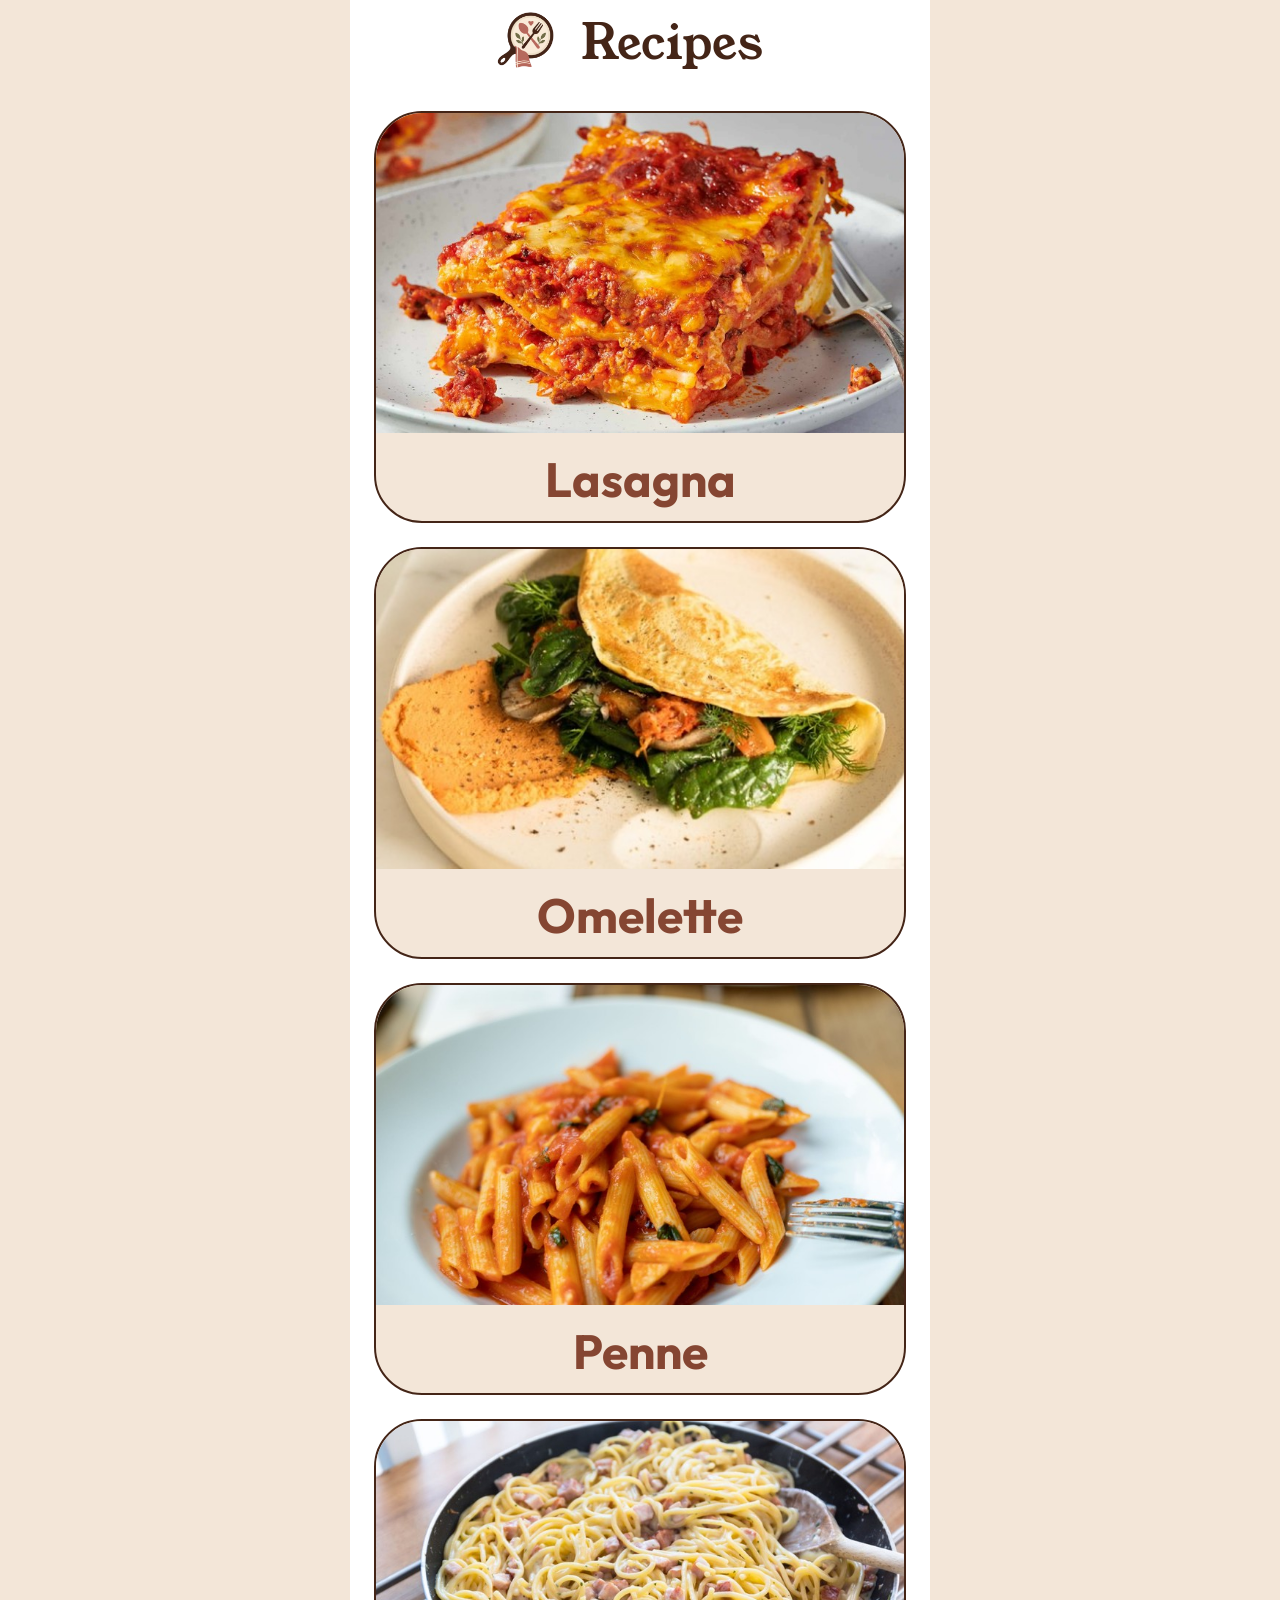
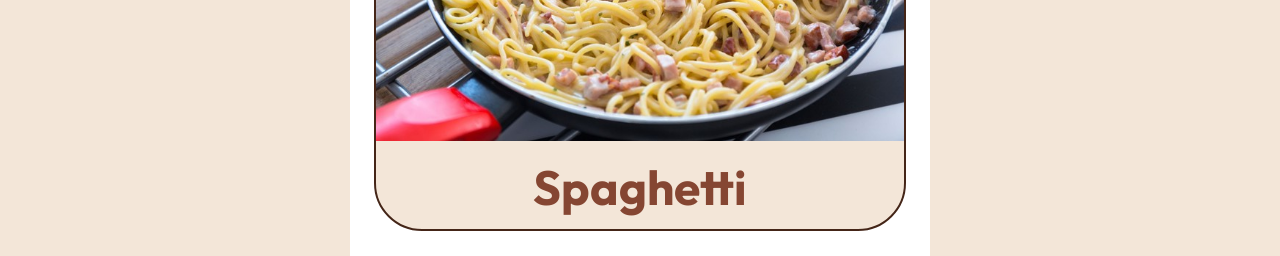
<file: index.html>
<!doctype html>
<html lang="en">
  <head>
    <meta charset="UTF-8" />
    <meta name="viewport" content="width=device-width, initial-scale=1.0" />

    <meta
      name="description"
      content="Discover simple, delicious, and easy-to-follow step-by-step recipes for any meal or occasion. Explore our growing collection and start cooking today."
    />

    <!-- Favicon -->
    <link
      rel="icon"
      type="image/png"
      sizes="32x32"
      href="assets/favicon/favicon-32x32.png"
    />
    <link
      rel="icon"
      type="image/png"
      sizes="16x16"
      href="assets/favicon/favicon-16x16.png"
    />

    <!-- Fonts -->
    <link rel="preconnect" href="https://fonts.googleapis.com" />
    <link rel="preconnect" href="https://fonts.gstatic.com" crossorigin />

    <link
      rel="preload"
      as="style"
      href="https://fonts.googleapis.com/css2?family=Outfit:wght@100..900&family=Young+Serif&display=swap"
    />
    <link
      rel="stylesheet"
      href="https://fonts.googleapis.com/css2?family=Outfit:wght@100..900&family=Young+Serif&display=swap"
      media="print"
      onload="this.media = 'all'"
    />

    <noscript>
      <link
        href="https://fonts.googleapis.com/css2?family=Outfit:wght@100..900&family=Young+Serif&display=swap"
        rel="stylesheet"
      />
    </noscript>

    <title>Recipe page</title>

    <link rel="stylesheet" href="styles.css" />
  </head>
  <body class="container">
    <header class="header-container">
      <a href="index.html" title="homepage"
        ><img
          src="assets/logo-500x500.png"
          alt="Website Logo"
          width="500"
          height="500"
      /></a>
      <a href="index.html" class="site-title">Recipes</a>
    </header>
    <main class="main-container">
      <ul class="recipe-cards-list">
        <li>
          <article class="recipe-card">
            <img src="assets/images/lasagna-720x540.jpg" alt="Lasagna" />
            <h2><a href="recipes/lasagna.html">Lasagna</a></h2>
          </article>
        </li>
        <li>
          <article class="recipe-card">
            <img src="assets/images/omelette-720x329.jpeg" alt="Omelette" />
            <h2><a href="recipes/omelette.html">Omelette</a></h2>
          </article>
        </li>
        <li>
          <article class="recipe-card">
            <img src="assets/images/penne-720x480.jpg" alt="Penne" />
            <h2><a href="recipes/penne.html">Penne</a></h2>
          </article>
        </li>
        <li>
          <article class="recipe-card">
            <img src="assets/images/spaghetti-720x461.jpg" alt="Spaghetti" />
            <h2><a href="recipes/spaghetti.html">Spaghetti</a></h2>
          </article>
        </li>
      </ul>
    </main>
  </body>
</html>
</file>
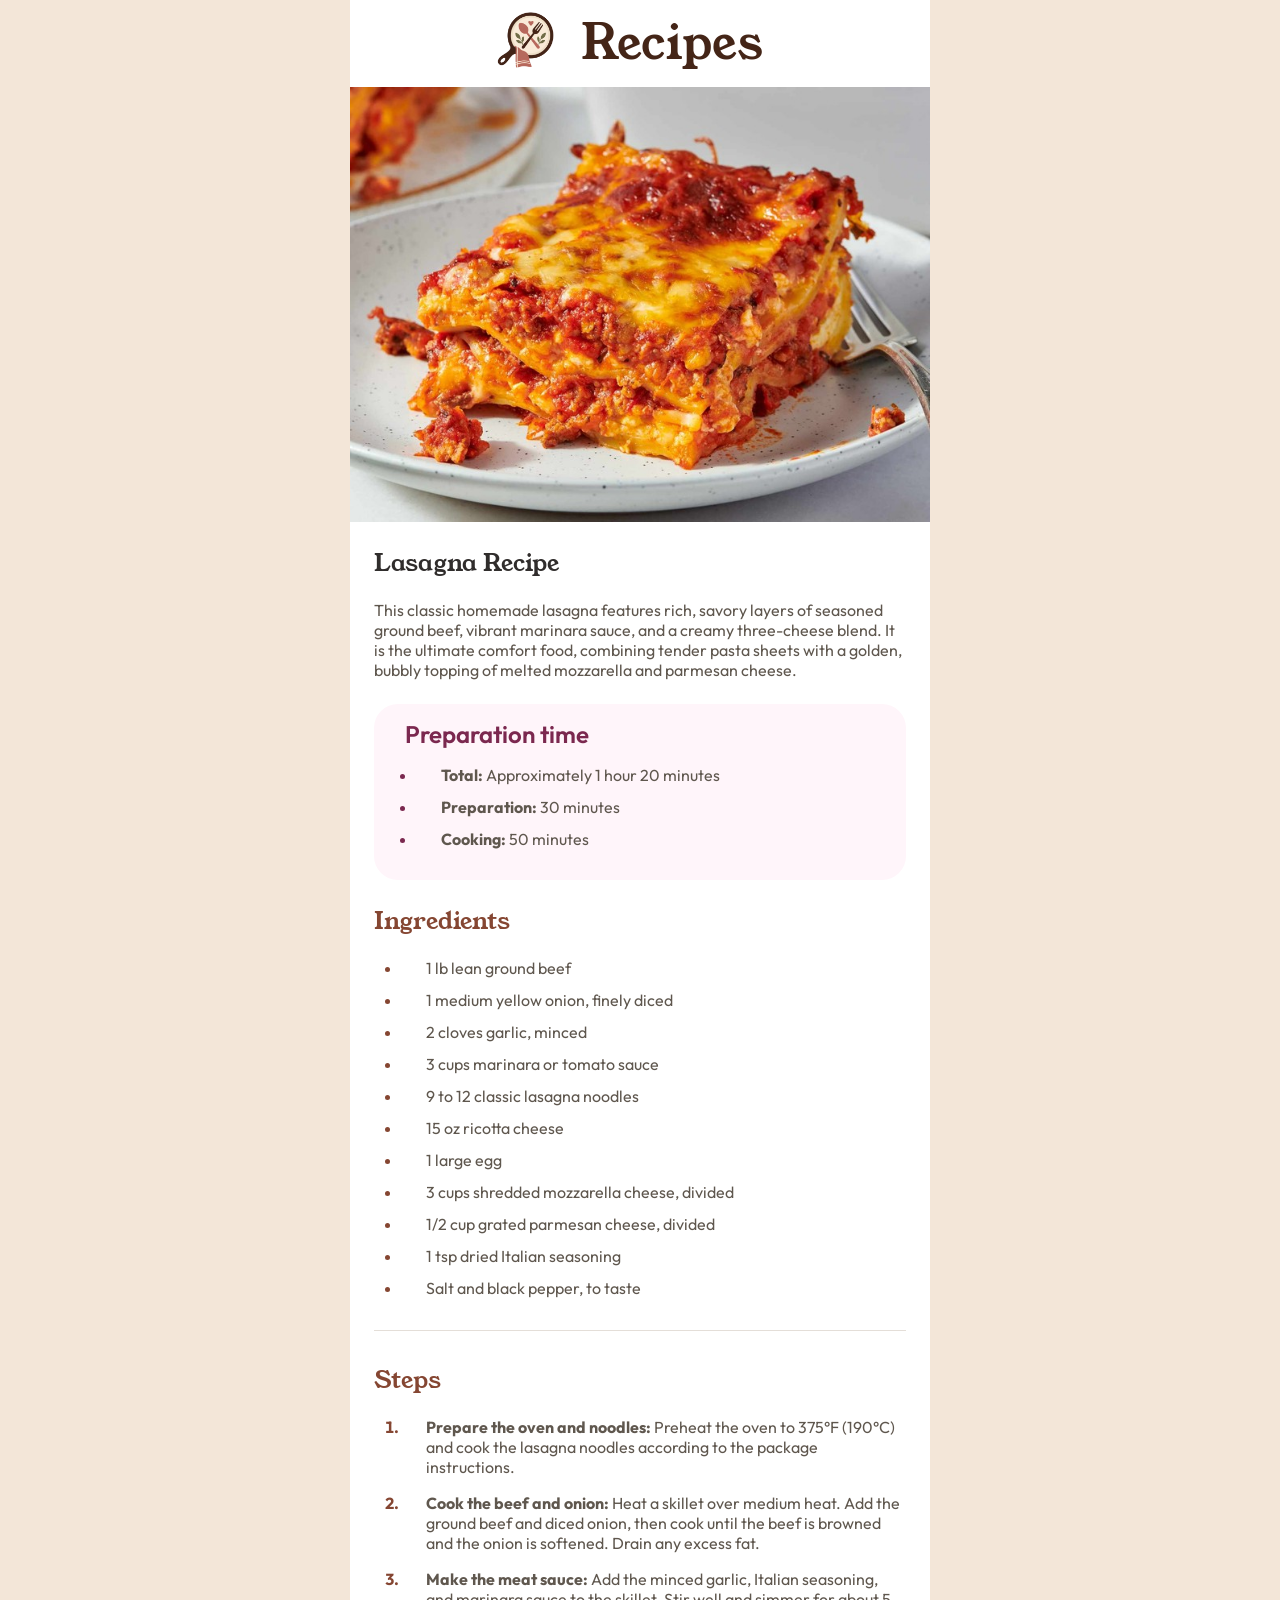
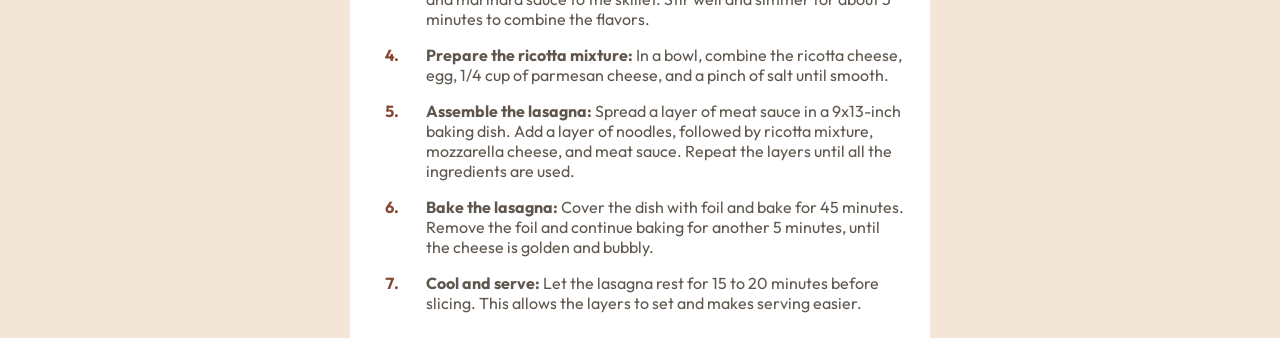
<file: recipes/lasagna.html>
<!doctype html>
<html lang="en">
  <head>
    <meta charset="UTF-8" />
    <meta name="viewport" content="width=device-width, initial-scale=1.0" />

    <meta
      name="description"
      content="This classic homemade lasagna features rich, savory layers of seasoned ground beef, vibrant marinara sauce, and a creamy three-cheese blend. It is the ultimate comfort food, combining tender pasta sheets with a golden, bubbly topping of melted mozzarella and parmesan cheese."
    />
    <!-- Favicon -->
    <link
      rel="icon"
      type="image/png"
      sizes="32x32"
      href="assets/favicon/favicon-32x32.png"
    />
    <link
      rel="icon"
      type="image/png"
      sizes="16x16"
      href="assets/favicon/favicon-16x16.png"
    />

    <!-- Fonts -->
    <link rel="preconnect" href="https://fonts.googleapis.com" />
    <link rel="preconnect" href="https://fonts.gstatic.com" crossorigin />

    <link
      rel="preload"
      as="style"
      href="https://fonts.googleapis.com/css2?family=Outfit:wght@100..900&family=Young+Serif&display=swap"
    />
    <link
      rel="stylesheet"
      href="https://fonts.googleapis.com/css2?family=Outfit:wght@100..900&family=Young+Serif&display=swap"
      media="print"
      onload="this.media = 'all'"
    />

    <noscript>
      <link
        href="https://fonts.googleapis.com/css2?family=Outfit:wght@100..900&family=Young+Serif&display=swap"
        rel="stylesheet"
      />
    </noscript>

    <title>Lasagna Recipe</title>

    <link rel="stylesheet" href="../styles.css" />
  </head>
  <body class="container">
    <header class="header-container">
      <a href="../index.html" title="homepage"
        ><img
          src="../assets/logo-500x500.png"
          alt="Website Logo"
          width="500"
          height="500"
      /></a>
      <a href="../index.html" class="site-title">Recipes</a>
    </header>
    <main class="main-container">
      <article class="recipe">
        <header>
          <img
            src="../assets/images/lasagna-720x540.jpg"
            alt="Lasagna"
            width="720"
            height="540"
          />
          <div class="recipe-content">
            <h1 class="recipe-title">Lasagna Recipe</h1>
            <p>
              This classic homemade lasagna features rich, savory layers of
              seasoned ground beef, vibrant marinara sauce, and a creamy
              three-cheese blend. It is the ultimate comfort food, combining
              tender pasta sheets with a golden, bubbly topping of melted
              mozzarella and parmesan cheese.
            </p>
          </div>
        </header>
        <div class="recipe-content">
          <section
            class="recipe-preparation"
            aria-labelledby="preparation-time-heading"
          >
            <h2 id="preparation-time-heading" class="recipe-heading">
              Preparation time
            </h2>
            <ul class="recipe-list">
              <li><strong>Total:</strong> Approximately 1 hour 20 minutes</li>

              <li><strong>Preparation:</strong> 30 minutes</li>

              <li><strong>Cooking:</strong> 50 minutes</li>
            </ul>
          </section>
          <section aria-labelledby="ingredients">
            <h2 id="ingredients-heading" class="recipe-heading">Ingredients</h2>
            <ul class="recipe-list">
              <li>1 lb lean ground beef</li>

              <li>1 medium yellow onion, finely diced</li>

              <li>2 cloves garlic, minced</li>

              <li>3 cups marinara or tomato sauce</li>

              <li>9 to 12 classic lasagna noodles</li>

              <li>15 oz ricotta cheese</li>

              <li>1 large egg</li>

              <li>3 cups shredded mozzarella cheese, divided</li>

              <li>1/2 cup grated parmesan cheese, divided</li>

              <li>1 tsp dried Italian seasoning</li>

              <li>Salt and black pepper, to taste</li>
            </ul>
          </section>
          <hr />
          <section aria-labelledby="steps-heading">
            <h2 id="steps-heading" class="recipe-heading">Steps</h2>
            <ol class="recipe-list">
              <li>
                <p>
                  <strong>Prepare the oven and noodles:</strong> Preheat the
                  oven to 375°F (190°C) and cook the lasagna noodles according
                  to the package instructions.
                </p>
              </li>

              <li>
                <p>
                  <strong>Cook the beef and onion:</strong> Heat a skillet over
                  medium heat. Add the ground beef and diced onion, then cook
                  until the beef is browned and the onion is softened. Drain any
                  excess fat.
                </p>
              </li>

              <li>
                <p>
                  <strong>Make the meat sauce:</strong> Add the minced garlic,
                  Italian seasoning, and marinara sauce to the skillet. Stir
                  well and simmer for about 5 minutes to combine the flavors.
                </p>
              </li>

              <li>
                <p>
                  <strong>Prepare the ricotta mixture:</strong> In a bowl,
                  combine the ricotta cheese, egg, 1/4 cup of parmesan cheese,
                  and a pinch of salt until smooth.
                </p>
              </li>

              <li>
                <p>
                  <strong>Assemble the lasagna:</strong> Spread a layer of meat
                  sauce in a 9x13-inch baking dish. Add a layer of noodles,
                  followed by ricotta mixture, mozzarella cheese, and meat
                  sauce. Repeat the layers until all the ingredients are used.
                </p>
              </li>

              <li>
                <p>
                  <strong>Bake the lasagna:</strong> Cover the dish with foil
                  and bake for 45 minutes. Remove the foil and continue baking
                  for another 5 minutes, until the cheese is golden and bubbly.
                </p>
              </li>

              <li>
                <p>
                  <strong>Cool and serve:</strong> Let the lasagna rest for 15
                  to 20 minutes before slicing. This allows the layers to set
                  and makes serving easier.
                </p>
              </li>
            </ol>
          </section>
        </div>
      </article>
    </main>
  </body>
</html>
</file>
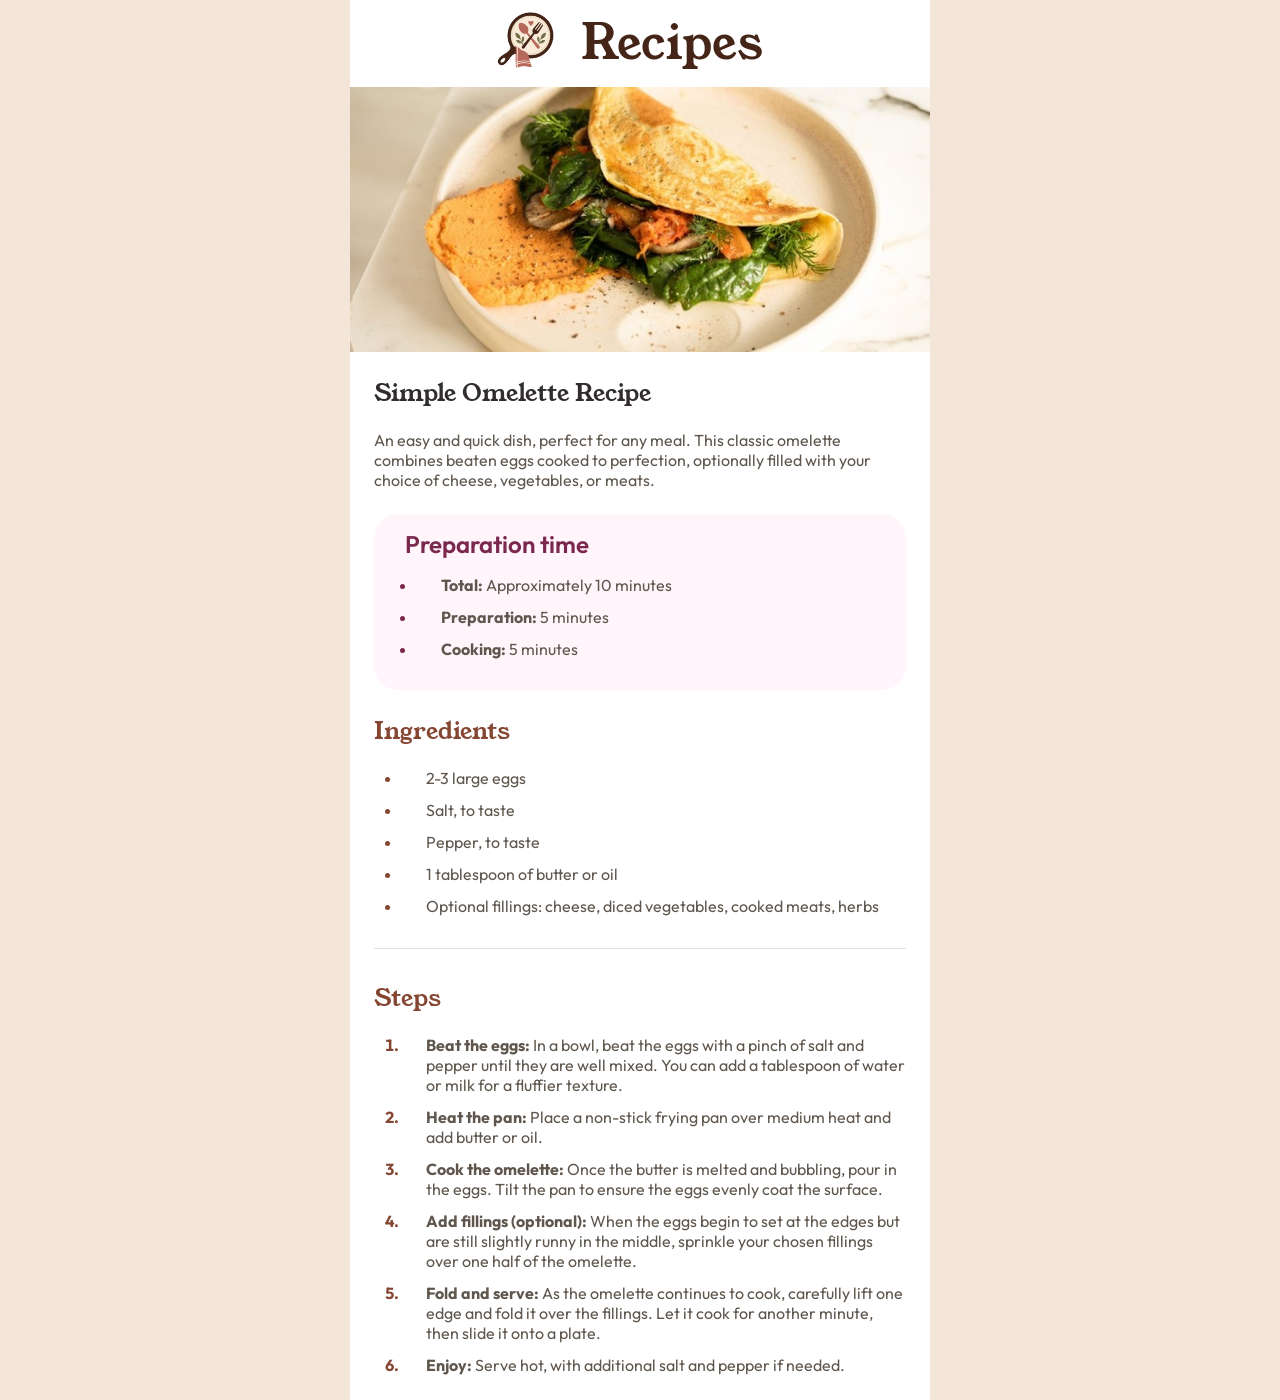
<file: recipes/omelette.html>
<!doctype html>
<html lang="en">
  <head>
    <meta charset="UTF-8" />
    <meta name="viewport" content="width=device-width, initial-scale=1.0" />

    <meta
      name="description"
      content="An easy and quick dish, perfect for any meal. This classic omelette combines beaten eggs cooked to perfection, optionally filled with your choice of cheese, vegetables, or meats."
    />
    <!-- Favicon -->
    <link
      rel="icon"
      type="image/png"
      sizes="32x32"
      href="assets/favicon/favicon-32x32.png"
    />
    <link
      rel="icon"
      type="image/png"
      sizes="16x16"
      href="assets/favicon/favicon-16x16.png"
    />

    <!-- Fonts -->
    <link rel="preconnect" href="https://fonts.googleapis.com" />
    <link rel="preconnect" href="https://fonts.gstatic.com" crossorigin />

    <link
      rel="preload"
      as="style"
      href="https://fonts.googleapis.com/css2?family=Outfit:wght@100..900&family=Young+Serif&display=swap"
    />
    <link
      rel="stylesheet"
      href="https://fonts.googleapis.com/css2?family=Outfit:wght@100..900&family=Young+Serif&display=swap"
      media="print"
      onload="this.media = 'all'"
    />

    <noscript>
      <link
        href="https://fonts.googleapis.com/css2?family=Outfit:wght@100..900&family=Young+Serif&display=swap"
        rel="stylesheet"
      />
    </noscript>

    <title>Simple Omelette Recipe</title>

    <link rel="stylesheet" href="../styles.css" />
  </head>
  <body class="container">
    <header class="header-container">
      <a href="../index.html" title="homepage"
        ><img
          src="../assets/logo-500x500.png"
          alt="Website Logo"
          width="500"
          height="500"
      /></a>
      <a href="../index.html" class="site-title">Recipes</a>
    </header>
    <main class="main-container">
      <article class="recipe">
        <header>
          <img
            src="../assets/images/omelette-720x329.jpeg"
            alt="Omelette"
            width="720"
            height="329"
          />
          <div class="recipe-content">
            <h1 class="recipe-title">Simple Omelette Recipe</h1>
            <p>
              An easy and quick dish, perfect for any meal. This classic
              omelette combines beaten eggs cooked to perfection, optionally
              filled with your choice of cheese, vegetables, or meats.
            </p>
          </div>
        </header>
        <div class="recipe-content">
          <section
            class="recipe-preparation"
            aria-labelledby="preparation-time-heading"
          >
            <h2 id="preparation-time-heading" class="recipe-heading">
              Preparation time
            </h2>
            <ul class="recipe-list">
              <li><strong>Total:</strong> Approximately 10 minutes</li>

              <li><strong>Preparation:</strong> 5 minutes</li>

              <li><strong>Cooking:</strong> 5 minutes</li>
            </ul>
          </section>
          <section aria-labelledby="ingredients">
            <h2 id="ingredients-heading" class="recipe-heading">Ingredients</h2>
            <ul class="recipe-list">
              <li>2-3 large eggs</li>

              <li>Salt, to taste</li>

              <li>Pepper, to taste</li>

              <li>1 tablespoon of butter or oil</li>

              <li>
                Optional fillings: cheese, diced vegetables, cooked meats, herbs
              </li>
            </ul>
          </section>
          <hr />
          <section aria-labelledby="steps-heading">
            <h2 id="steps-heading" class="recipe-heading">Steps</h2>
            <ol class="recipe-list">
              <li>
                <strong>Beat the eggs:</strong> In a bowl, beat the eggs with a
                pinch of salt and pepper until they are well mixed. You can add
                a tablespoon of water or milk for a fluffier texture.
              </li>

              <li>
                <strong>Heat the pan:</strong> Place a non-stick frying pan over
                medium heat and add butter or oil.
              </li>

              <li>
                <strong>Cook the omelette:</strong> Once the butter is melted
                and bubbling, pour in the eggs. Tilt the pan to ensure the eggs
                evenly coat the surface.
              </li>

              <li>
                <strong>Add fillings (optional):</strong> When the eggs begin to
                set at the edges but are still slightly runny in the middle,
                sprinkle your chosen fillings over one half of the omelette.
              </li>

              <li>
                <strong>Fold and serve:</strong> As the omelette continues to
                cook, carefully lift one edge and fold it over the fillings. Let
                it cook for another minute, then slide it onto a plate.
              </li>

              <li>
                <strong>Enjoy:</strong> Serve hot, with additional salt and
                pepper if needed.
              </li>
            </ol>
          </section>
        </div>
      </article>
    </main>
  </body>
</html>
</file>
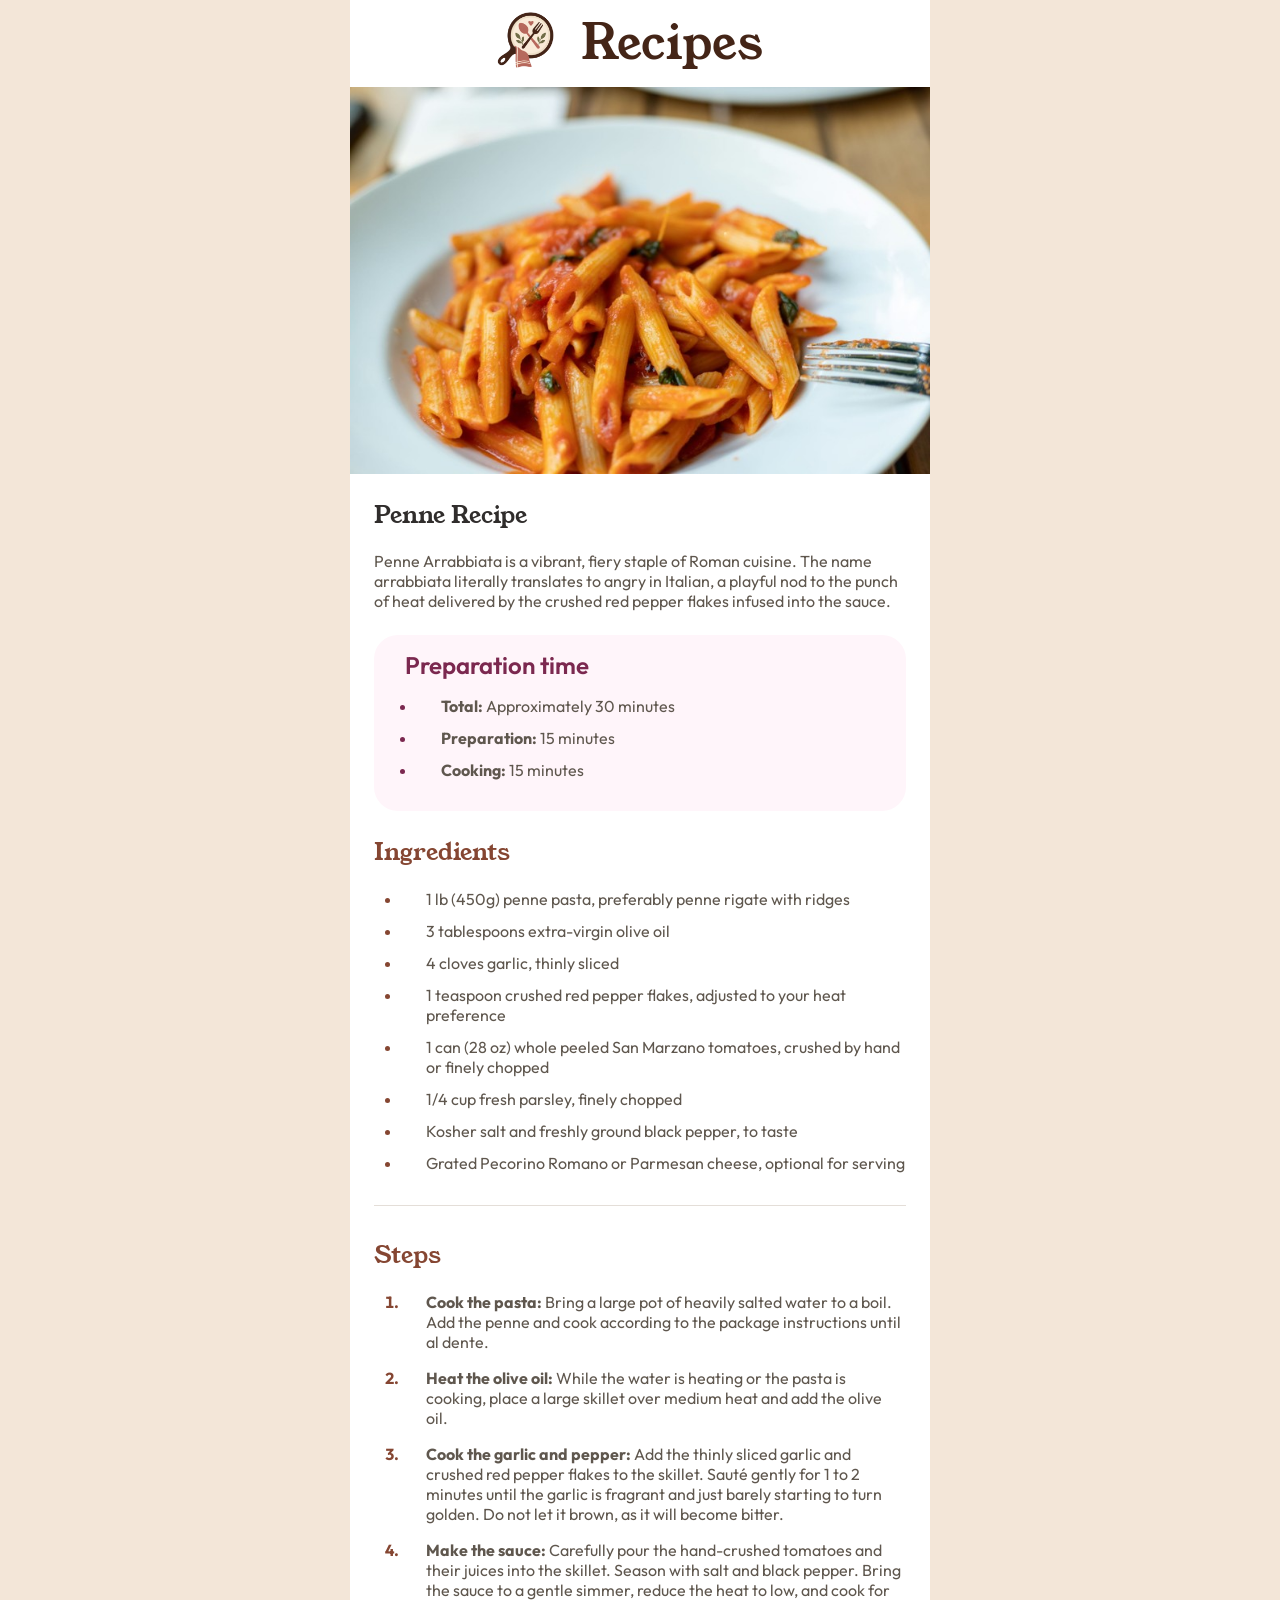
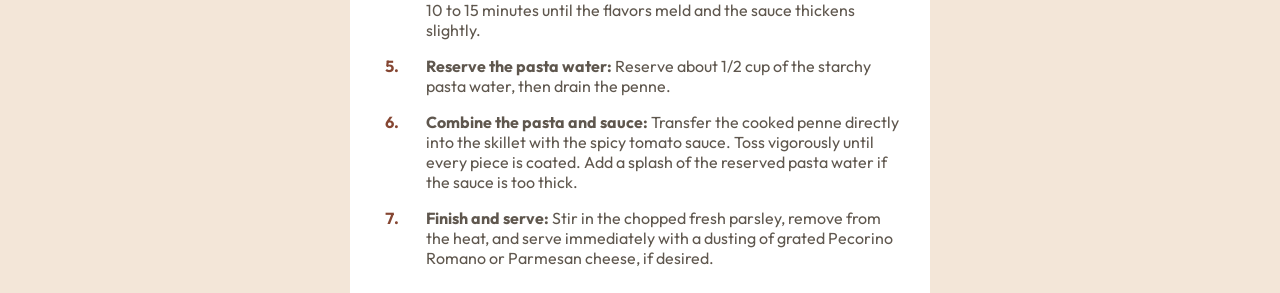
<file: recipes/penne.html>
<!doctype html>
<html lang="en">
  <head>
    <meta charset="UTF-8" />
    <meta name="viewport" content="width=device-width, initial-scale=1.0" />

    <meta
      name="description"
      content="Penne Arrabbiata is a vibrant, fiery staple of Roman cuisine. The name arrabbiata literally translates to angry in Italian, a playful nod to the punch of heat delivered by the crushed red pepper flakes infused into the sauce."
    />
    <!-- Favicon -->
    <link
      rel="icon"
      type="image/png"
      sizes="32x32"
      href="assets/favicon/favicon-32x32.png"
    />
    <link
      rel="icon"
      type="image/png"
      sizes="16x16"
      href="assets/favicon/favicon-16x16.png"
    />

    <!-- Fonts -->
    <link rel="preconnect" href="https://fonts.googleapis.com" />
    <link rel="preconnect" href="https://fonts.gstatic.com" crossorigin />

    <link
      rel="preload"
      as="style"
      href="https://fonts.googleapis.com/css2?family=Outfit:wght@100..900&family=Young+Serif&display=swap"
    />
    <link
      rel="stylesheet"
      href="https://fonts.googleapis.com/css2?family=Outfit:wght@100..900&family=Young+Serif&display=swap"
      media="print"
      onload="this.media = 'all'"
    />

    <noscript>
      <link
        href="https://fonts.googleapis.com/css2?family=Outfit:wght@100..900&family=Young+Serif&display=swap"
        rel="stylesheet"
      />
    </noscript>

    <title>Penne Recipe</title>

    <link rel="stylesheet" href="../styles.css" />
  </head>
  <body class="container">
    <header class="header-container">
      <a href="../index.html" title="homepage"
        ><img
          src="../assets/logo-500x500.png"
          alt="Website Logo"
          width="500"
          height="500"
      /></a>
      <a href="../index.html" class="site-title">Recipes</a>
    </header>
    <main class="main-container">
      <article class="recipe">
        <header>
          <img
            src="../assets/images/penne-720x480.jpg"
            alt="Penne"
            width="720"
            height="480"
          />
          <div class="recipe-content">
            <h1 class="recipe-title">Penne Recipe</h1>
            <p>
              Penne Arrabbiata is a vibrant, fiery staple of Roman cuisine. The
              name arrabbiata literally translates to angry in Italian, a
              playful nod to the punch of heat delivered by the crushed red
              pepper flakes infused into the sauce.
            </p>
          </div>
        </header>
        <div class="recipe-content">
          <section
            class="recipe-preparation"
            aria-labelledby="preparation-time-heading"
          >
            <h2 id="preparation-time-heading" class="recipe-heading">
              Preparation time
            </h2>
            <ul class="recipe-list">
              <li><strong>Total:</strong> Approximately 30 minutes</li>

              <li><strong>Preparation:</strong> 15 minutes</li>

              <li><strong>Cooking:</strong> 15 minutes</li>
            </ul>
          </section>
          <section aria-labelledby="ingredients">
            <h2 id="ingredients-heading" class="recipe-heading">Ingredients</h2>
            <ul class="recipe-list">
              <li>
                1 lb (450g) penne pasta, preferably penne rigate with ridges
              </li>

              <li>3 tablespoons extra-virgin olive oil</li>

              <li>4 cloves garlic, thinly sliced</li>

              <li>
                1 teaspoon crushed red pepper flakes, adjusted to your heat
                preference
              </li>

              <li>
                1 can (28 oz) whole peeled San Marzano tomatoes, crushed by hand
                or finely chopped
              </li>

              <li>1/4 cup fresh parsley, finely chopped</li>

              <li>Kosher salt and freshly ground black pepper, to taste</li>

              <li>
                Grated Pecorino Romano or Parmesan cheese, optional for serving
              </li>
            </ul>
          </section>
          <hr />
          <section aria-labelledby="steps-heading">
            <h2 id="steps-heading" class="recipe-heading">Steps</h2>
            <ol class="recipe-list">
              <li>
                <p>
                  <strong>Cook the pasta:</strong> Bring a large pot of heavily
                  salted water to a boil. Add the penne and cook according to
                  the package instructions until al dente.
                </p>
              </li>

              <li>
                <p>
                  <strong>Heat the olive oil:</strong> While the water is
                  heating or the pasta is cooking, place a large skillet over
                  medium heat and add the olive oil.
                </p>
              </li>

              <li>
                <p>
                  <strong>Cook the garlic and pepper:</strong> Add the thinly
                  sliced garlic and crushed red pepper flakes to the skillet.
                  Sauté gently for 1 to 2 minutes until the garlic is fragrant
                  and just barely starting to turn golden. Do not let it brown,
                  as it will become bitter.
                </p>
              </li>

              <li>
                <p>
                  <strong>Make the sauce:</strong> Carefully pour the
                  hand-crushed tomatoes and their juices into the skillet.
                  Season with salt and black pepper. Bring the sauce to a gentle
                  simmer, reduce the heat to low, and cook for 10 to 15 minutes
                  until the flavors meld and the sauce thickens slightly.
                </p>
              </li>

              <li>
                <p>
                  <strong>Reserve the pasta water:</strong> Reserve about 1/2
                  cup of the starchy pasta water, then drain the penne.
                </p>
              </li>

              <li>
                <p>
                  <strong>Combine the pasta and sauce:</strong> Transfer the
                  cooked penne directly into the skillet with the spicy tomato
                  sauce. Toss vigorously until every piece is coated. Add a
                  splash of the reserved pasta water if the sauce is too thick.
                </p>
              </li>

              <li>
                <p>
                  <strong>Finish and serve:</strong> Stir in the chopped fresh
                  parsley, remove from the heat, and serve immediately with a
                  dusting of grated Pecorino Romano or Parmesan cheese, if
                  desired.
                </p>
              </li>
            </ol>
          </section>
        </div>
      </article>
    </main>
  </body>
</html>
</file>
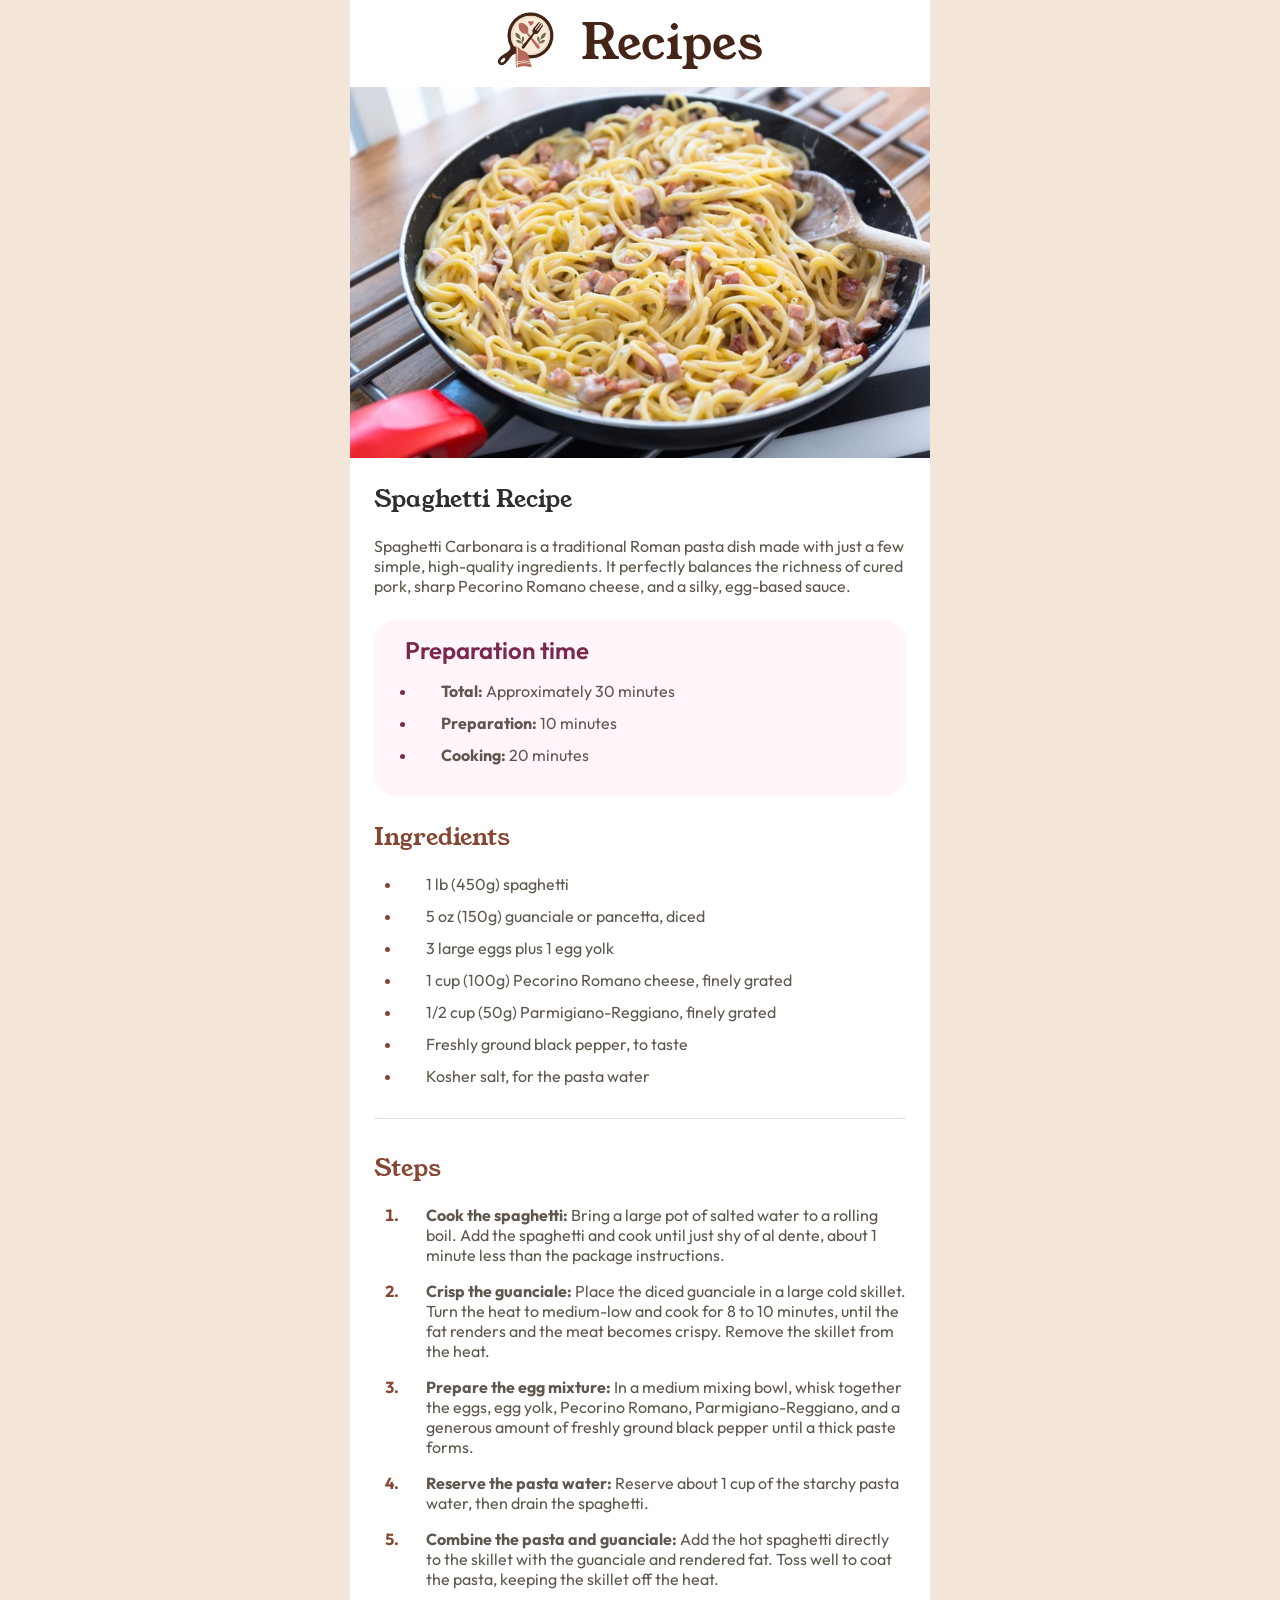
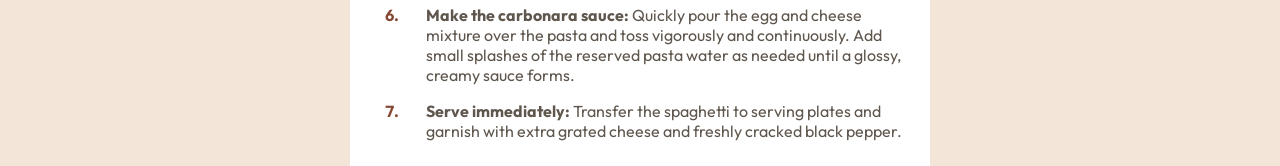
<file: recipes/spaghetti.html>
<!doctype html>
<html lang="en">
  <head>
    <meta charset="UTF-8" />
    <meta name="viewport" content="width=device-width, initial-scale=1.0" />

    <meta
      name="description"
      content="Spaghetti Carbonara is a traditional Roman pasta dish made with just a few simple, high-quality ingredients. It perfectly balances the richness of cured pork, sharp Pecorino Romano cheese, and a silky, egg-based sauce."
    />
    <!-- Favicon -->
    <link
      rel="icon"
      type="image/png"
      sizes="32x32"
      href="assets/favicon/favicon-32x32.png"
    />
    <link
      rel="icon"
      type="image/png"
      sizes="16x16"
      href="assets/favicon/favicon-16x16.png"
    />

    <!-- Fonts -->
    <link rel="preconnect" href="https://fonts.googleapis.com" />
    <link rel="preconnect" href="https://fonts.gstatic.com" crossorigin />

    <link
      rel="preload"
      as="style"
      href="https://fonts.googleapis.com/css2?family=Outfit:wght@100..900&family=Young+Serif&display=swap"
    />
    <link
      rel="stylesheet"
      href="https://fonts.googleapis.com/css2?family=Outfit:wght@100..900&family=Young+Serif&display=swap"
      media="print"
      onload="this.media = 'all'"
    />

    <noscript>
      <link
        href="https://fonts.googleapis.com/css2?family=Outfit:wght@100..900&family=Young+Serif&display=swap"
        rel="stylesheet"
      />
    </noscript>

    <title>Spaghetti Recipe</title>

    <link rel="stylesheet" href="../styles.css" />
  </head>
  <body class="container">
    <header class="header-container">
      <a href="../index.html" title="homepage"
        ><img
          src="../assets/logo-500x500.png"
          alt="Website Logo"
          width="500"
          height="500"
      /></a>
      <a href="../index.html" class="site-title">Recipes</a>
    </header>
    <main class="main-container">
      <article class="recipe">
        <header>
          <img
            src="../assets/images/spaghetti-720x461.jpg"
            alt="Spaghetti"
            width="720"
            height="461"
          />
          <div class="recipe-content">
            <h1 class="recipe-title">Spaghetti Recipe</h1>
            <p>
              Spaghetti Carbonara is a traditional Roman pasta dish made with
              just a few simple, high-quality ingredients. It perfectly balances
              the richness of cured pork, sharp Pecorino Romano cheese, and a
              silky, egg-based sauce.
            </p>
          </div>
        </header>
        <div class="recipe-content">
          <section
            class="recipe-preparation"
            aria-labelledby="preparation-time-heading"
          >
            <h2 id="preparation-time-heading" class="recipe-heading">
              Preparation time
            </h2>
            <ul class="recipe-list">
              <li><strong>Total:</strong> Approximately 30 minutes</li>

              <li><strong>Preparation:</strong> 10 minutes</li>

              <li><strong>Cooking:</strong> 20 minutes</li>
            </ul>
          </section>
          <section aria-labelledby="ingredients">
            <h2 id="ingredients-heading" class="recipe-heading">Ingredients</h2>
            <ul class="recipe-list">
              <li>1 lb (450g) spaghetti</li>

              <li>5 oz (150g) guanciale or pancetta, diced</li>

              <li>3 large eggs plus 1 egg yolk</li>

              <li>1 cup (100g) Pecorino Romano cheese, finely grated</li>

              <li>1/2 cup (50g) Parmigiano-Reggiano, finely grated</li>

              <li>Freshly ground black pepper, to taste</li>

              <li>Kosher salt, for the pasta water</li>
            </ul>
          </section>
          <hr />
          <section aria-labelledby="steps-heading">
            <h2 id="steps-heading" class="recipe-heading">Steps</h2>
            <ol class="recipe-list">
              <li>
                <p>
                  <strong>Cook the spaghetti:</strong> Bring a large pot of
                  salted water to a rolling boil. Add the spaghetti and cook
                  until just shy of al dente, about 1 minute less than the
                  package instructions.
                </p>
              </li>

              <li>
                <p>
                  <strong>Crisp the guanciale:</strong> Place the diced
                  guanciale in a large cold skillet. Turn the heat to medium-low
                  and cook for 8 to 10 minutes, until the fat renders and the
                  meat becomes crispy. Remove the skillet from the heat.
                </p>
              </li>

              <li>
                <p>
                  <strong>Prepare the egg mixture:</strong> In a medium mixing
                  bowl, whisk together the eggs, egg yolk, Pecorino Romano,
                  Parmigiano-Reggiano, and a generous amount of freshly ground
                  black pepper until a thick paste forms.
                </p>
              </li>

              <li>
                <p>
                  <strong>Reserve the pasta water:</strong> Reserve about 1 cup
                  of the starchy pasta water, then drain the spaghetti.
                </p>
              </li>

              <li>
                <p>
                  <strong>Combine the pasta and guanciale:</strong> Add the hot
                  spaghetti directly to the skillet with the guanciale and
                  rendered fat. Toss well to coat the pasta, keeping the skillet
                  off the heat.
                </p>
              </li>

              <li>
                <p>
                  <strong>Make the carbonara sauce:</strong> Quickly pour the
                  egg and cheese mixture over the pasta and toss vigorously and
                  continuously. Add small splashes of the reserved pasta water
                  as needed until a glossy, creamy sauce forms.
                </p>
              </li>

              <li>
                <p>
                  <strong>Serve immediately:</strong> Transfer the spaghetti to
                  serving plates and garnish with extra grated cheese and
                  freshly cracked black pepper.
                </p>
              </li>
            </ol>
          </section>
        </div>
      </article>
    </main>
  </body>
</html>
</file>
<file: styles.css>
:root {
  --white: hsl(0, 0%, 100%);

  --stone-100: hsl(30, 54%, 90%);
  --stone-150: hsl(30, 18%, 87%);
  --stone-600: hsl(30, 10%, 34%);
  --stone-900: hsl(24, 5%, 18%);

  --brown-800: hsl(14, 45%, 36%);
  --brown-900: hsl(18, 49%, 18%);

  --rose-800: hsl(332, 51%, 32%);
  --rose-50: hsl(330, 100%, 98%);
}

html {
  font-size: 16px;
}

img {
  width: 100%;
  height: auto;
  max-width: 800px;
}

a {
  font-size: 24px;
}

html {
  font-family: "Outfit", sans-serif;
  font-optical-sizing: auto;
  font-style: normal;
}

hr {
  background-color: var(--stone-150);
  height: 1px;
  margin: 32px 0;
  border: none;
}

.container {
  background-color: var(--stone-100);
  padding: 0;
  margin: 0;
}

.header-container {
  background-color: var(--white);
  max-width: 580px;
  margin: 0 auto;
  display: flex;
  align-items: center;
  justify-content: center;
  padding: 8px 0;
}

.header-container img {
  width: 64px;
}

.site-title {
  color: inherit;
  font-size: 48px;
  text-decoration: none;
  margin: 0 24px;
  display: inline;

  font-family: "Young Serif", serif;
  color: var(--brown-900);
}

.main-container {
  max-width: 580px;
  margin: 0 auto;
  padding: 1px 0;
  background-color: var(--white);
}

.recipe {
  color: var(--stone-600);
}

.recipe-content {
  padding: 0 24px;
}
.recipe-title {
  font-family: "Young Serif", serif;
  font-weight: 400;
  color: var(--stone-900);
}

.recipe-heading {
  color: var(--brown-800);
  font-family: "Young Serif", serif;
  font-weight: 500;
}

.recipe header,
.recipe section {
  margin-bottom: 24px;
}

.recipe-preparation {
  background-color: var(--rose-50);
  padding: 15px;
  border-radius: 24px;
}
.recipe-preparation h2 {
  margin: 0;
  margin-left: 16px;
  color: var(--rose-800);
  font-family: "Outfit";
  font-weight: 600;
}

.recipe-preparation .recipe-list li::marker {
  color: var(--rose-800);
}

.recipe-list {
  padding-left: 28px;
}

.recipe-list li {
  margin: 12px 0;
  padding-left: 24px;
}

.recipe-list li::marker {
  color: var(--brown-800);
  font-weight: bold;
}

.recipe-table {
  width: 100%;
  margin: 0 auto;
  text-align: left;
  border-collapse: collapse;
}

.recipe-table tr:nth-child(n + 2) {
  border-top: 1px solid #ccc;
}

.recipe-table td,
.recipe-table th {
  padding: 16px;
}

.recipe-table th {
  font-weight: 400;
}

.recipe-table td {
  color: var(--brown-800);
  font-weight: 600;
}

.recipe-cards-list {
  padding: 0;
  margin: 0 24px;
}

.recipe-cards-list li {
  list-style: none;
  margin: 24px auto;
}

.recipe-card {
  background: var(--stone-100);
  border: 2px solid var(--brown-900);
  border-radius: 48px;
  overflow: hidden;
  margin: 0 auto;
  text-align: center;

  transition:
    transform 0.3s ease,
    box-shadow 0.3s ease;
}

.recipe-card:hover {
  transform: translateY(-5px);
  box-shadow: 0 20px 30px rgba(0, 0, 0, 0.12);
}

.recipe-card a {
  text-decoration: none;
  color: inherit;
  font-size: inherit;
}

.recipe-card h2 {
  margin: 12px auto;
  font-size: 48px;
  color: var(--brown-800);
}

.recipe-card img {
  height: 320px;
  object-fit: cover;
}
</file>
